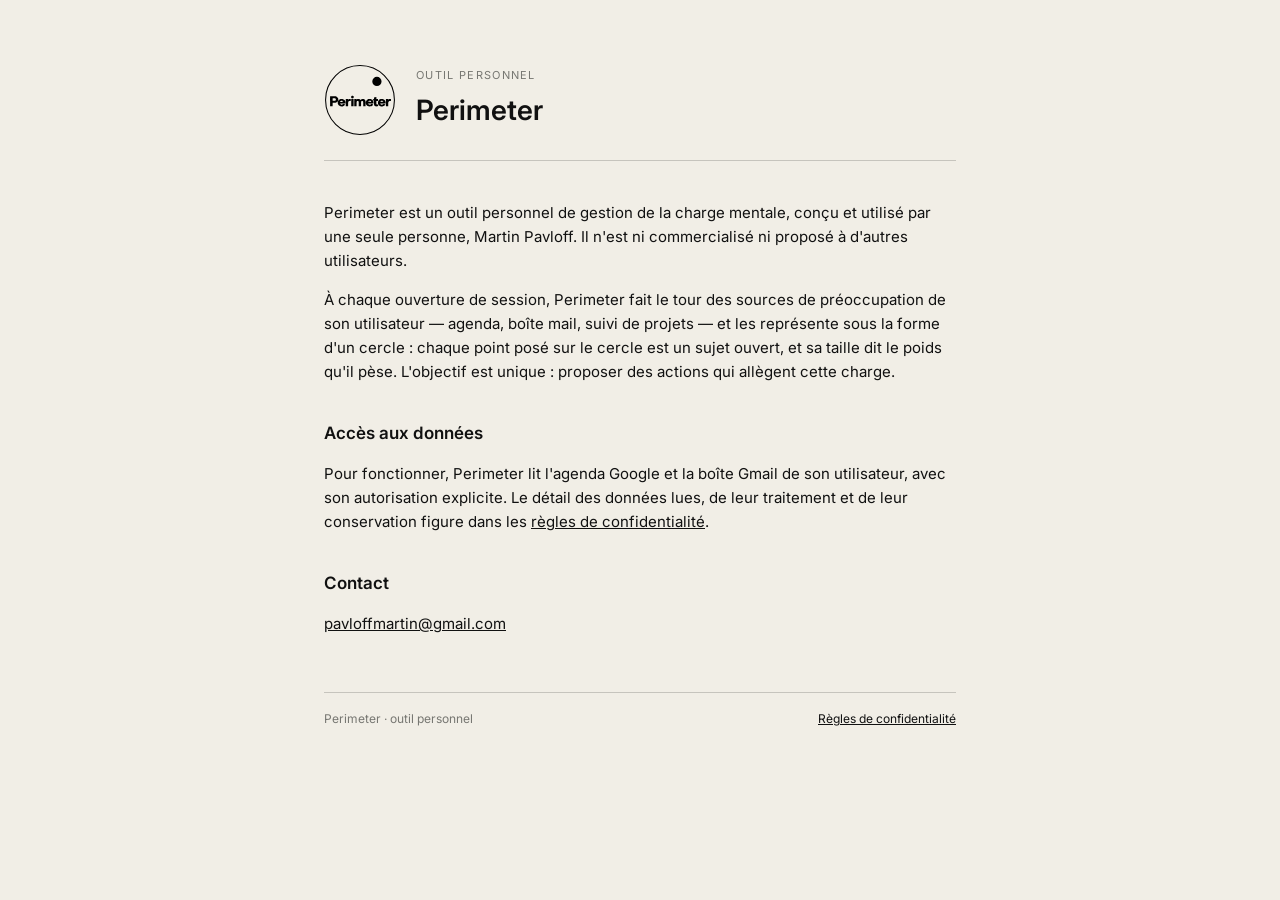
<file: index.html>
<!doctype html>
<html lang="fr">
<head>
<meta charset="utf-8">
<meta name="viewport" content="width=device-width, initial-scale=1">
<title>Perimeter</title>
<link rel="preconnect" href="https://fonts.googleapis.com">
<link rel="preconnect" href="https://fonts.gstatic.com" crossorigin>
<link href="https://fonts.googleapis.com/css2?family=Inter:wght@400;600&display=swap" rel="stylesheet">
<link rel="stylesheet" href="style.css">
</head>
<body>
<main>
  <header>
    <img src="logo.svg" alt="Logo Perimeter">
    <div>
      <div class="eyebrow">Outil personnel</div>
      <h1>Perimeter</h1>
    </div>
  </header>

  <p>Perimeter est un outil personnel de gestion de la charge mentale, conçu et utilisé par une seule personne, Martin Pavloff. Il n'est ni commercialisé ni proposé à d'autres utilisateurs.</p>

  <p>À chaque ouverture de session, Perimeter fait le tour des sources de préoccupation de son utilisateur — agenda, boîte mail, suivi de projets — et les représente sous la forme d'un cercle : chaque point posé sur le cercle est un sujet ouvert, et sa taille dit le poids qu'il pèse. L'objectif est unique : proposer des actions qui allègent cette charge.</p>

  <h2>Accès aux données</h2>
  <p>Pour fonctionner, Perimeter lit l'agenda Google et la boîte Gmail de son utilisateur, avec son autorisation explicite. Le détail des données lues, de leur traitement et de leur conservation figure dans les <a href="privacy.html">règles de confidentialité</a>.</p>

  <h2>Contact</h2>
  <p><a href="mailto:pavloffmartin@gmail.com">pavloffmartin@gmail.com</a></p>

  <footer>
    <span>Perimeter · outil personnel</span>
    <a href="privacy.html">Règles de confidentialité</a>
  </footer>
</main>
</body>
</html>
</file>
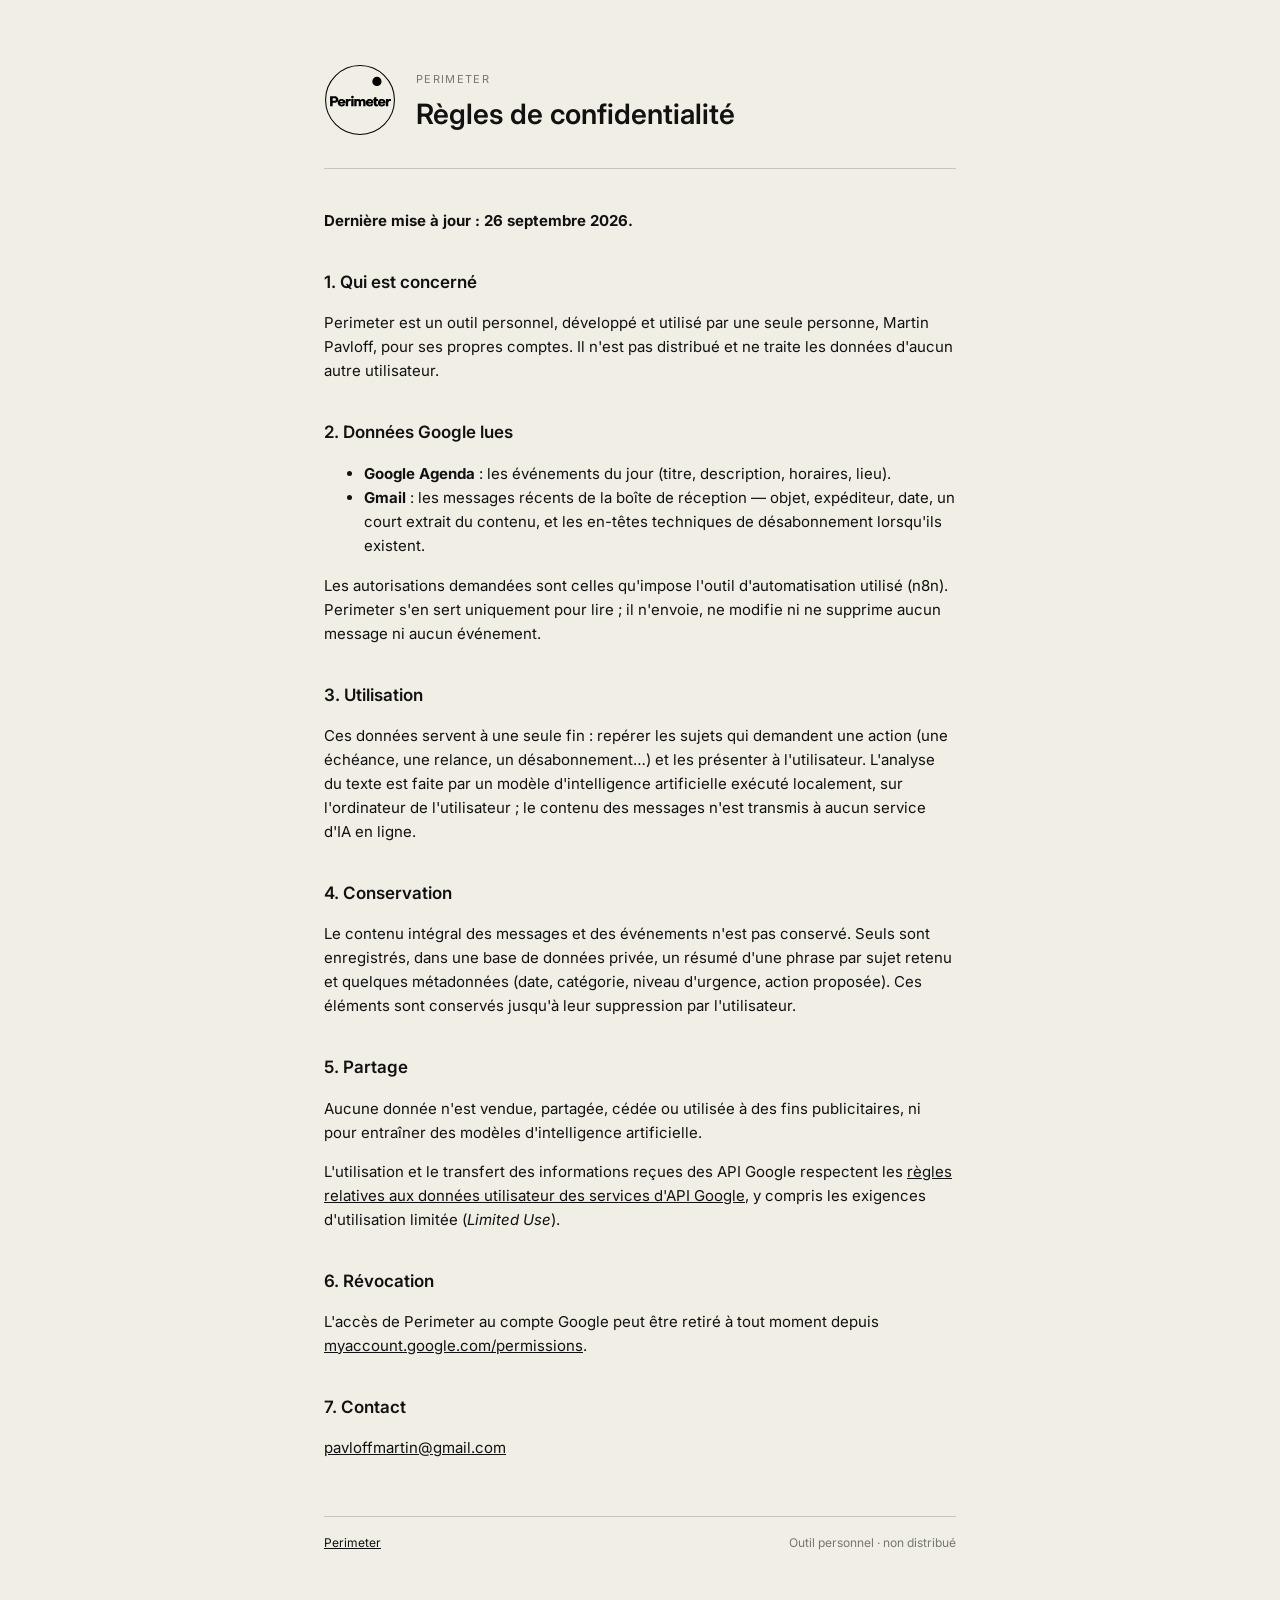
<file: privacy.html>
<!doctype html>
<html lang="fr">
<head>
<meta charset="utf-8">
<meta name="viewport" content="width=device-width, initial-scale=1">
<title>Perimeter — Règles de confidentialité</title>
<link rel="preconnect" href="https://fonts.googleapis.com">
<link rel="preconnect" href="https://fonts.gstatic.com" crossorigin>
<link href="https://fonts.googleapis.com/css2?family=Inter:wght@400;600&display=swap" rel="stylesheet">
<link rel="stylesheet" href="style.css">
</head>
<body>
<main>
  <header>
    <a href="index.html"><img src="logo.svg" alt="Logo Perimeter"></a>
    <div>
      <div class="eyebrow">Perimeter</div>
      <h1>Règles de confidentialité</h1>
    </div>
  </header>

  <p><strong>Dernière mise à jour : 26 septembre 2026.</strong></p>

  <h2>1. Qui est concerné</h2>
  <p>Perimeter est un outil personnel, développé et utilisé par une seule personne, Martin Pavloff, pour ses propres comptes. Il n'est pas distribué et ne traite les données d'aucun autre utilisateur.</p>

  <h2>2. Données Google lues</h2>
  <ul>
    <li><strong>Google Agenda</strong> : les événements du jour (titre, description, horaires, lieu).</li>
    <li><strong>Gmail</strong> : les messages récents de la boîte de réception — objet, expéditeur, date, un court extrait du contenu, et les en-têtes techniques de désabonnement lorsqu'ils existent.</li>
  </ul>
  <p>Les autorisations demandées sont celles qu'impose l'outil d'automatisation utilisé (n8n). Perimeter s'en sert uniquement pour lire ; il n'envoie, ne modifie ni ne supprime aucun message ni aucun événement.</p>

  <h2>3. Utilisation</h2>
  <p>Ces données servent à une seule fin : repérer les sujets qui demandent une action (une échéance, une relance, un désabonnement…) et les présenter à l'utilisateur. L'analyse du texte est faite par un modèle d'intelligence artificielle exécuté localement, sur l'ordinateur de l'utilisateur ; le contenu des messages n'est transmis à aucun service d'IA en ligne.</p>

  <h2>4. Conservation</h2>
  <p>Le contenu intégral des messages et des événements n'est pas conservé. Seuls sont enregistrés, dans une base de données privée, un résumé d'une phrase par sujet retenu et quelques métadonnées (date, catégorie, niveau d'urgence, action proposée). Ces éléments sont conservés jusqu'à leur suppression par l'utilisateur.</p>

  <h2>5. Partage</h2>
  <p>Aucune donnée n'est vendue, partagée, cédée ou utilisée à des fins publicitaires, ni pour entraîner des modèles d'intelligence artificielle.</p>
  <p>L'utilisation et le transfert des informations reçues des API Google respectent les <a href="https://developers.google.com/terms/api-services-user-data-policy">règles relatives aux données utilisateur des services d'API Google</a>, y compris les exigences d'utilisation limitée (<em>Limited Use</em>).</p>

  <h2>6. Révocation</h2>
  <p>L'accès de Perimeter au compte Google peut être retiré à tout moment depuis <a href="https://myaccount.google.com/permissions">myaccount.google.com/permissions</a>.</p>

  <h2>7. Contact</h2>
  <p><a href="mailto:pavloffmartin@gmail.com">pavloffmartin@gmail.com</a></p>

  <footer>
    <a href="index.html">Perimeter</a>
    <span>Outil personnel · non distribué</span>
  </footer>
</main>
</body>
</html>
</file>
<file: style.css>
:root{--obsidian:#111111;--ivory:#F1EEE6;--slate:#777772;--hairline:color-mix(in srgb,var(--slate) 35%,var(--ivory))}
*{box-sizing:border-box}
html,body{margin:0;background:var(--ivory);color:var(--obsidian);font-family:'Inter',sans-serif;line-height:1.6}
main{max-width:680px;margin:0 auto;padding:64px 24px 80px}
header{display:flex;align-items:center;gap:20px;padding-bottom:24px;border-bottom:1px solid var(--hairline);margin-bottom:40px}
header img{width:72px;height:72px}
.eyebrow{font-size:11px;letter-spacing:.12em;text-transform:uppercase;color:var(--slate)}
h1{font-weight:600;font-size:28px;margin:4px 0 0}
h2{font-weight:600;font-size:17px;margin:36px 0 8px}
p,li{font-size:15px}
a{color:var(--obsidian)}
footer{margin-top:56px;padding-top:16px;border-top:1px solid var(--hairline);font-size:12px;color:var(--slate);display:flex;justify-content:space-between;gap:16px;flex-wrap:wrap}
</file>
